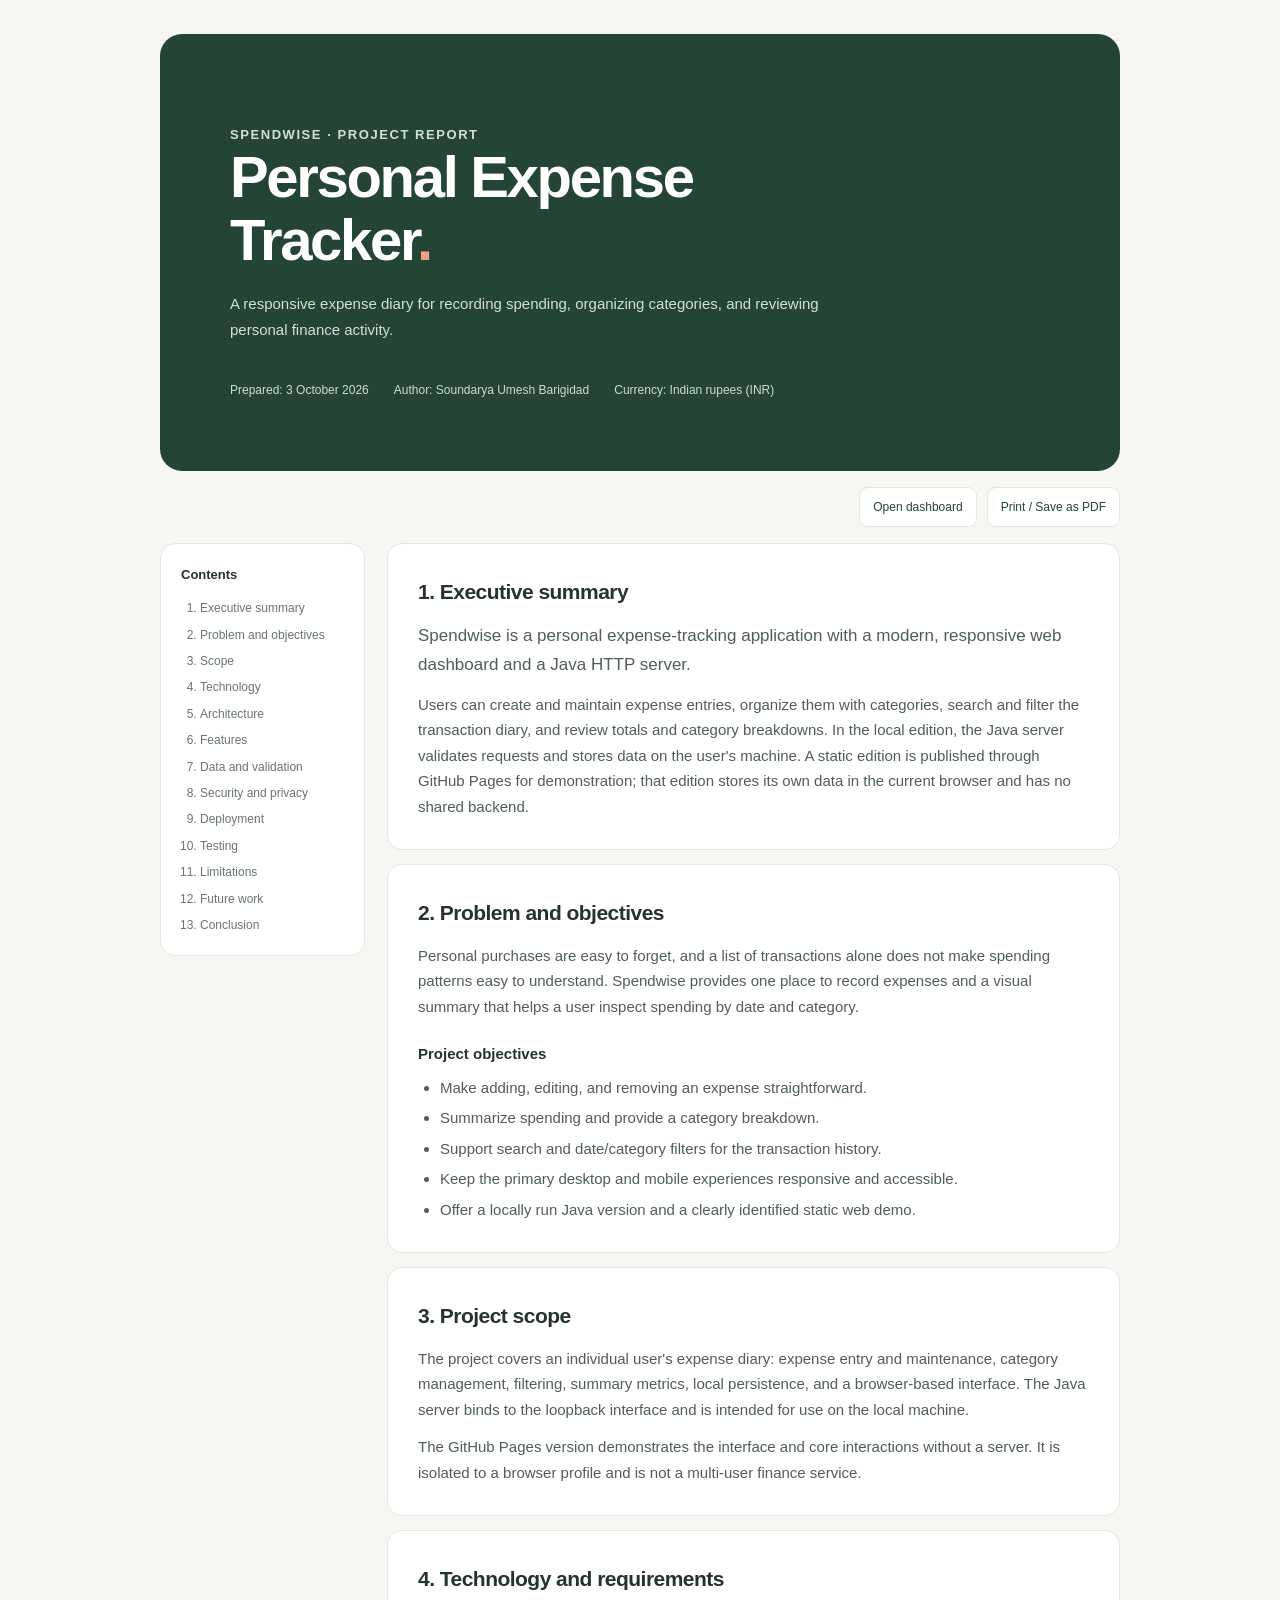
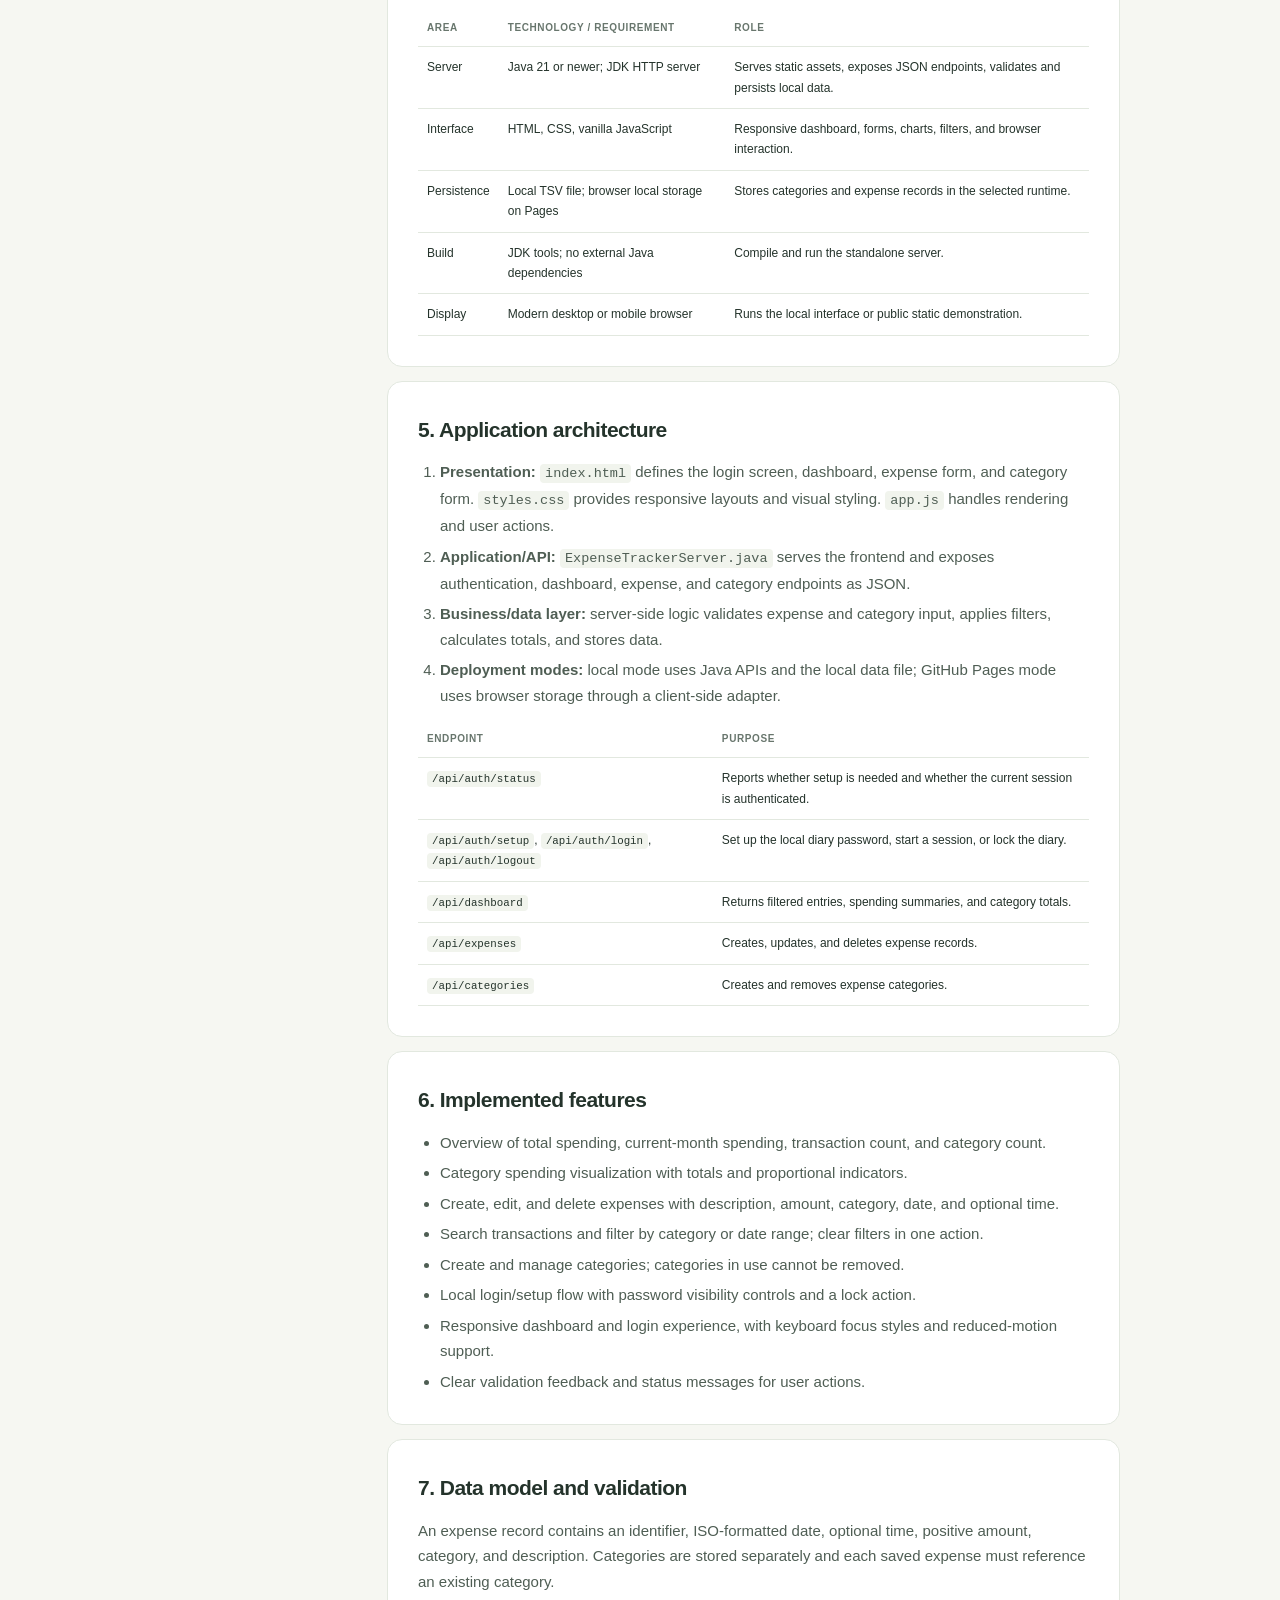
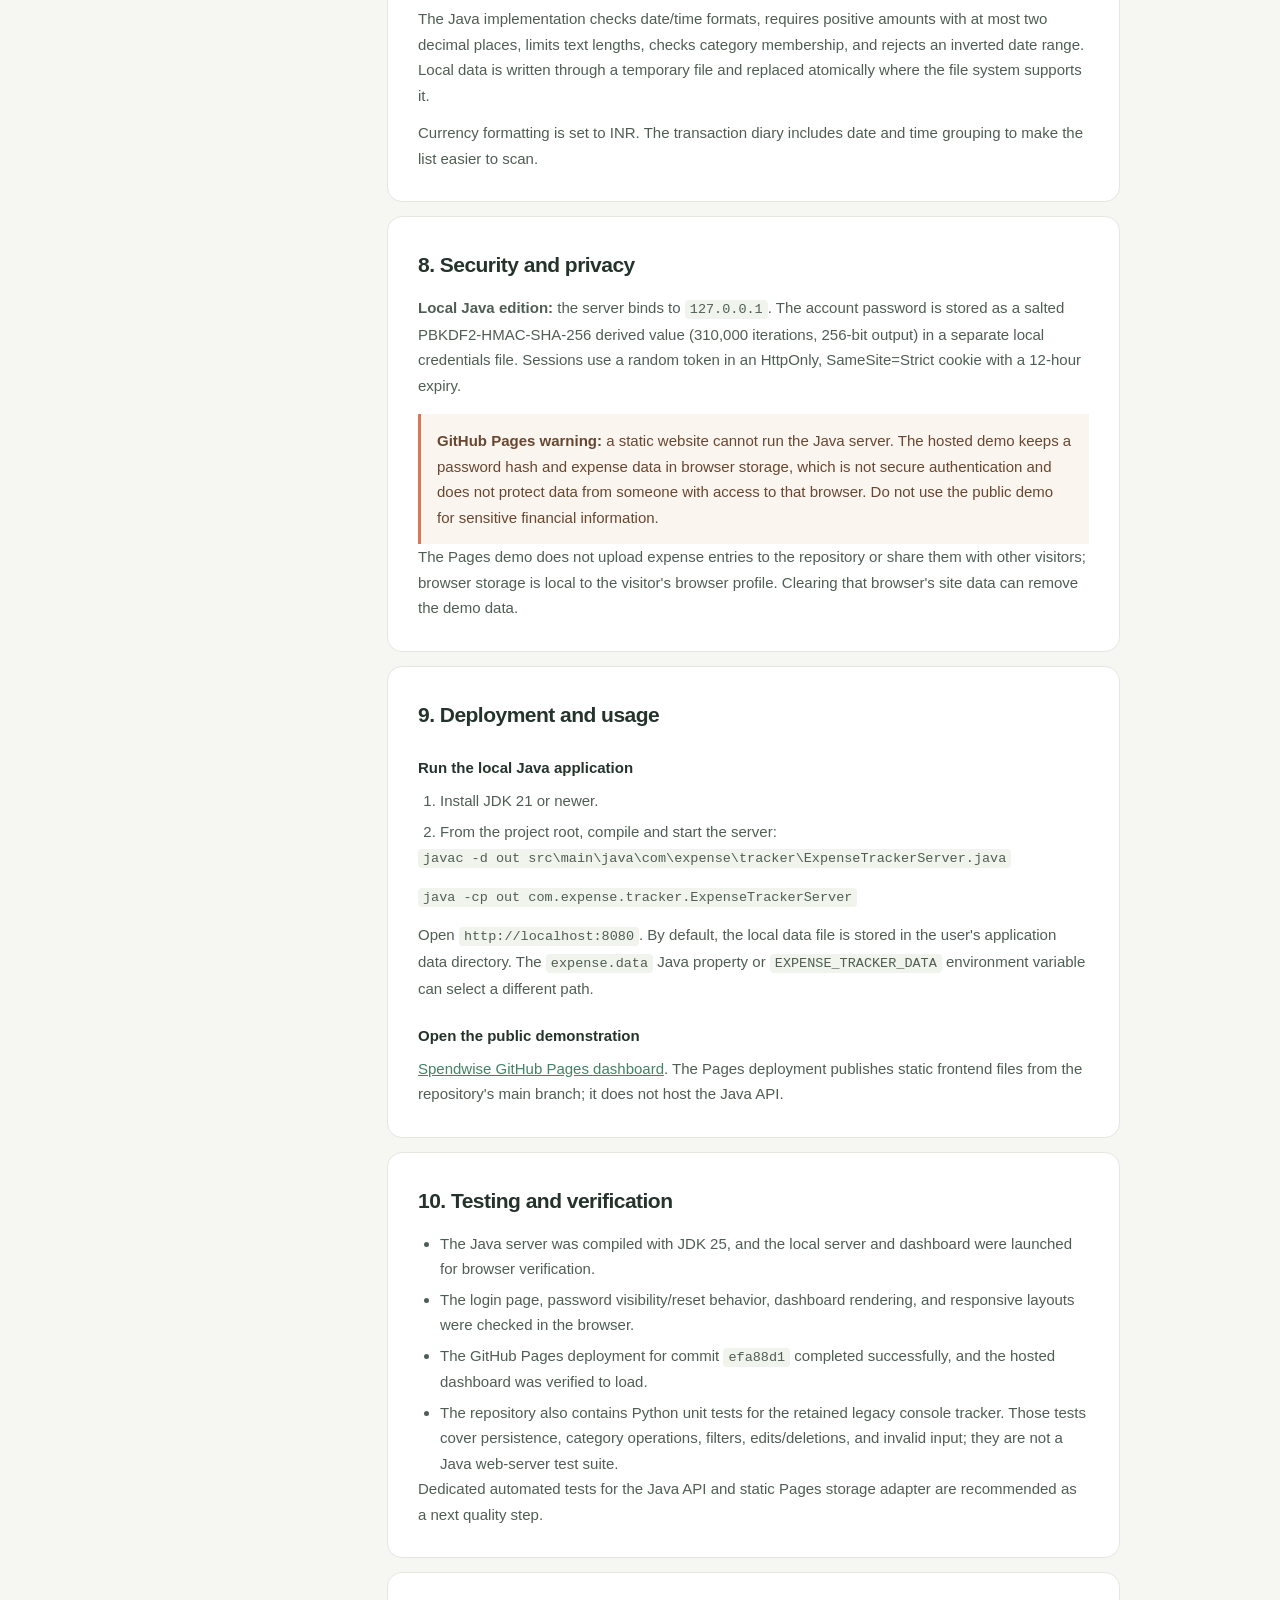
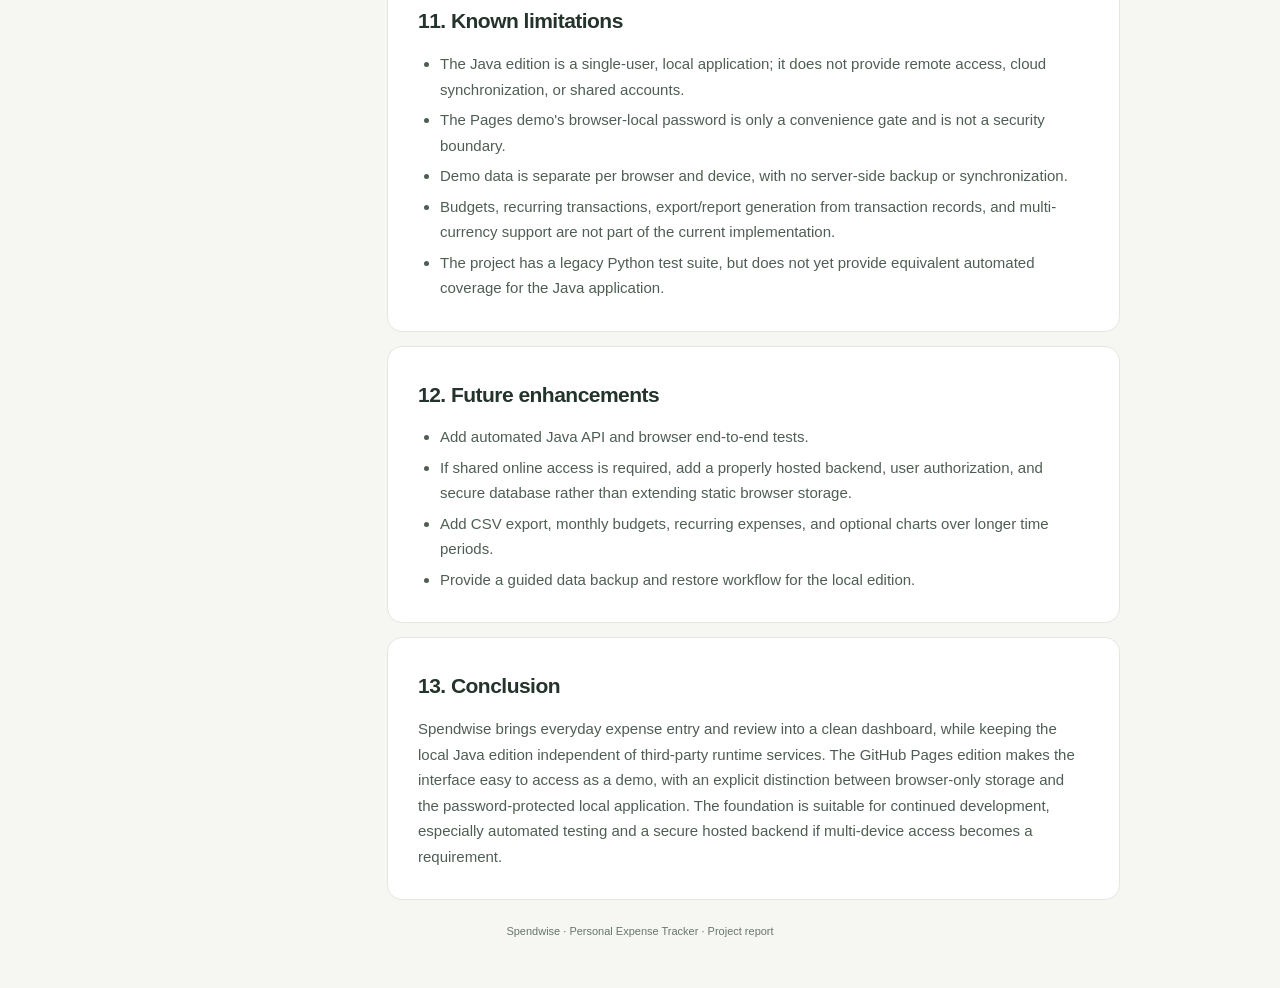
<file: PROJECT_REPORT.html>
<!doctype html>
<html lang="en">
<head>
  <meta charset="utf-8">
  <meta name="viewport" content="width=device-width, initial-scale=1">
  <meta name="theme-color" content="#f6f7f2">
  <title>Project Report — Spendwise</title>
  <style>
    :root {
      color-scheme: light;
      --ink: #24332b;
      --muted: #68766d;
      --line: #e2e8df;
      --paper: #fff;
      --canvas: #f6f7f2;
      --forest: #244536;
      --green: #438262;
      --orange: #d97855;
    }
    * { box-sizing: border-box; }
    html { scroll-behavior: smooth; }
    body {
      margin: 0;
      background: var(--canvas);
      color: var(--ink);
      font: 15px/1.7 "DM Sans", "Segoe UI", sans-serif;
    }
    a { color: var(--green); }
    .report { width: min(960px, calc(100% - 36px)); margin: 34px auto 60px; }
    .cover {
      padding: clamp(30px, 7vw, 70px);
      border-radius: 22px;
      background: var(--forest);
      color: #fff;
    }
    .brand { margin: 0 0 42px; color: #b9d5bf; font-size: 13px; font-weight: 700; letter-spacing: .12em; text-transform: uppercase; }
    .cover h1 { max-width: 700px; margin: 0; font-size: clamp(34px, 7vw, 58px); line-height: 1.08; letter-spacing: -.04em; }
    .cover h1 span { color: #f1a17e; }
    .cover p { max-width: 600px; margin: 20px 0 0; color: #d3dfd5; }
    .cover-meta { display: flex; flex-wrap: wrap; gap: 8px 25px; margin-top: 38px; color: #ccdbce; font-size: 12px; }
    .toolbar { display: flex; justify-content: flex-end; gap: 10px; margin: 16px 0; }
    .toolbar a, .toolbar button {
      padding: 9px 13px;
      border: 1px solid var(--line);
      border-radius: 9px;
      background: var(--paper);
      color: var(--forest);
      font: inherit;
      font-size: 12px;
      text-decoration: none;
      cursor: pointer;
    }
    .layout { display: grid; grid-template-columns: 205px minmax(0, 1fr); gap: 22px; align-items: start; }
    .contents, .section {
      border: 1px solid var(--line);
      border-radius: 15px;
      background: var(--paper);
    }
    .contents { position: sticky; top: 16px; padding: 20px; }
    .contents h2 { margin: 0 0 12px; font-size: 13px; }
    .contents ol { margin: 0; padding-left: 19px; color: var(--muted); font-size: 12px; }
    .contents li + li { margin-top: 6px; }
    .contents a { color: inherit; text-decoration: none; }
    .contents a:hover { color: var(--green); }
    .sections { display: grid; gap: 14px; }
    .section { padding: clamp(20px, 4vw, 30px); scroll-margin-top: 20px; }
    .section h2 { margin: 0 0 12px; font-size: 21px; letter-spacing: -.025em; }
    .section h3 { margin: 22px 0 7px; font-size: 15px; }
    .section p { margin: 0 0 12px; color: #4f5e54; }
    .section p:last-child { margin-bottom: 0; }
    .section ul, .section ol { margin: 8px 0 0; padding-left: 22px; color: #4f5e54; }
    .section li + li { margin-top: 5px; }
    .lead { font-size: 17px; }
    .callout { margin-top: 16px; padding: 14px 16px; border-left: 3px solid var(--orange); background: #fbf5ef; color: #684731; }
    .table-wrap { overflow-x: auto; margin-top: 12px; }
    table { width: 100%; border-collapse: collapse; text-align: left; font-size: 12px; }
    th, td { padding: 10px 9px; border-bottom: 1px solid var(--line); vertical-align: top; }
    th { color: var(--muted); font-size: 10px; letter-spacing: .06em; text-transform: uppercase; }
    code { padding: 2px 5px; border-radius: 4px; background: #f1f4ed; font-size: .9em; overflow-wrap: anywhere; }
    .footer { margin-top: 22px; color: var(--muted); text-align: center; font-size: 11px; }
    @media (max-width: 700px) {
      .report { width: min(100% - 24px, 600px); margin-top: 12px; }
      .cover { border-radius: 16px; }
      .brand { margin-bottom: 28px; }
      .layout { grid-template-columns: 1fr; }
      .contents { position: static; }
      .contents ol { columns: 2; }
    }
    @media print {
      @page { margin: 16mm; }
      body { background: #fff; font-size: 11pt; }
      .report { width: 100%; margin: 0; }
      .cover { border-radius: 0; print-color-adjust: exact; -webkit-print-color-adjust: exact; }
      .toolbar, .contents { display: none; }
      .layout { display: block; }
      .sections { gap: 10px; }
      .section { break-inside: avoid; padding: 17px; }
      a { color: inherit; text-decoration: none; }
    }
  </style>
</head>
<body>
  <main class="report">
    <header class="cover">
      <p class="brand">Spendwise · Project report</p>
      <h1>Personal Expense<br>Tracker<span>.</span></h1>
      <p>A responsive expense diary for recording spending, organizing categories, and reviewing personal finance activity.</p>
      <div class="cover-meta">
        <span>Prepared: 3 October 2026</span>
        <span>Author: Soundarya Umesh Barigidad</span>
        <span>Currency: Indian rupees (INR)</span>
      </div>
    </header>

    <div class="toolbar">
      <a href="./">Open dashboard</a>
      <button type="button" onclick="window.print()">Print / Save as PDF</button>
    </div>

    <div class="layout">
      <nav class="contents" aria-label="Report contents">
        <h2>Contents</h2>
        <ol>
          <li><a href="#summary">Executive summary</a></li>
          <li><a href="#problem">Problem and objectives</a></li>
          <li><a href="#scope">Scope</a></li>
          <li><a href="#technology">Technology</a></li>
          <li><a href="#architecture">Architecture</a></li>
          <li><a href="#features">Features</a></li>
          <li><a href="#data">Data and validation</a></li>
          <li><a href="#security">Security and privacy</a></li>
          <li><a href="#deployment">Deployment</a></li>
          <li><a href="#testing">Testing</a></li>
          <li><a href="#limitations">Limitations</a></li>
          <li><a href="#future">Future work</a></li>
          <li><a href="#conclusion">Conclusion</a></li>
        </ol>
      </nav>

      <div class="sections">
        <section class="section" id="summary">
          <h2>1. Executive summary</h2>
          <p class="lead">Spendwise is a personal expense-tracking application with a modern, responsive web dashboard and a Java HTTP server.</p>
          <p>Users can create and maintain expense entries, organize them with categories, search and filter the transaction diary, and review totals and category breakdowns. In the local edition, the Java server validates requests and stores data on the user's machine. A static edition is published through GitHub Pages for demonstration; that edition stores its own data in the current browser and has no shared backend.</p>
        </section>

        <section class="section" id="problem">
          <h2>2. Problem and objectives</h2>
          <p>Personal purchases are easy to forget, and a list of transactions alone does not make spending patterns easy to understand. Spendwise provides one place to record expenses and a visual summary that helps a user inspect spending by date and category.</p>
          <h3>Project objectives</h3>
          <ul>
            <li>Make adding, editing, and removing an expense straightforward.</li>
            <li>Summarize spending and provide a category breakdown.</li>
            <li>Support search and date/category filters for the transaction history.</li>
            <li>Keep the primary desktop and mobile experiences responsive and accessible.</li>
            <li>Offer a locally run Java version and a clearly identified static web demo.</li>
          </ul>
        </section>

        <section class="section" id="scope">
          <h2>3. Project scope</h2>
          <p>The project covers an individual user's expense diary: expense entry and maintenance, category management, filtering, summary metrics, local persistence, and a browser-based interface. The Java server binds to the loopback interface and is intended for use on the local machine.</p>
          <p>The GitHub Pages version demonstrates the interface and core interactions without a server. It is isolated to a browser profile and is not a multi-user finance service.</p>
        </section>

        <section class="section" id="technology">
          <h2>4. Technology and requirements</h2>
          <div class="table-wrap">
            <table>
              <thead><tr><th>Area</th><th>Technology / requirement</th><th>Role</th></tr></thead>
              <tbody>
                <tr><td>Server</td><td>Java 21 or newer; JDK HTTP server</td><td>Serves static assets, exposes JSON endpoints, validates and persists local data.</td></tr>
                <tr><td>Interface</td><td>HTML, CSS, vanilla JavaScript</td><td>Responsive dashboard, forms, charts, filters, and browser interaction.</td></tr>
                <tr><td>Persistence</td><td>Local TSV file; browser local storage on Pages</td><td>Stores categories and expense records in the selected runtime.</td></tr>
                <tr><td>Build</td><td>JDK tools; no external Java dependencies</td><td>Compile and run the standalone server.</td></tr>
                <tr><td>Display</td><td>Modern desktop or mobile browser</td><td>Runs the local interface or public static demonstration.</td></tr>
              </tbody>
            </table>
          </div>
        </section>

        <section class="section" id="architecture">
          <h2>5. Application architecture</h2>
          <ol>
            <li><strong>Presentation:</strong> <code>index.html</code> defines the login screen, dashboard, expense form, and category form. <code>styles.css</code> provides responsive layouts and visual styling. <code>app.js</code> handles rendering and user actions.</li>
            <li><strong>Application/API:</strong> <code>ExpenseTrackerServer.java</code> serves the frontend and exposes authentication, dashboard, expense, and category endpoints as JSON.</li>
            <li><strong>Business/data layer:</strong> server-side logic validates expense and category input, applies filters, calculates totals, and stores data.</li>
            <li><strong>Deployment modes:</strong> local mode uses Java APIs and the local data file; GitHub Pages mode uses browser storage through a client-side adapter.</li>
          </ol>
          <div class="table-wrap">
            <table>
              <thead><tr><th>Endpoint</th><th>Purpose</th></tr></thead>
              <tbody>
                <tr><td><code>/api/auth/status</code></td><td>Reports whether setup is needed and whether the current session is authenticated.</td></tr>
                <tr><td><code>/api/auth/setup</code>, <code>/api/auth/login</code>, <code>/api/auth/logout</code></td><td>Set up the local diary password, start a session, or lock the diary.</td></tr>
                <tr><td><code>/api/dashboard</code></td><td>Returns filtered entries, spending summaries, and category totals.</td></tr>
                <tr><td><code>/api/expenses</code></td><td>Creates, updates, and deletes expense records.</td></tr>
                <tr><td><code>/api/categories</code></td><td>Creates and removes expense categories.</td></tr>
              </tbody>
            </table>
          </div>
        </section>

        <section class="section" id="features">
          <h2>6. Implemented features</h2>
          <ul>
            <li>Overview of total spending, current-month spending, transaction count, and category count.</li>
            <li>Category spending visualization with totals and proportional indicators.</li>
            <li>Create, edit, and delete expenses with description, amount, category, date, and optional time.</li>
            <li>Search transactions and filter by category or date range; clear filters in one action.</li>
            <li>Create and manage categories; categories in use cannot be removed.</li>
            <li>Local login/setup flow with password visibility controls and a lock action.</li>
            <li>Responsive dashboard and login experience, with keyboard focus styles and reduced-motion support.</li>
            <li>Clear validation feedback and status messages for user actions.</li>
          </ul>
        </section>

        <section class="section" id="data">
          <h2>7. Data model and validation</h2>
          <p>An expense record contains an identifier, ISO-formatted date, optional time, positive amount, category, and description. Categories are stored separately and each saved expense must reference an existing category.</p>
          <p>The Java implementation checks date/time formats, requires positive amounts with at most two decimal places, limits text lengths, checks category membership, and rejects an inverted date range. Local data is written through a temporary file and replaced atomically where the file system supports it.</p>
          <p>Currency formatting is set to INR. The transaction diary includes date and time grouping to make the list easier to scan.</p>
        </section>

        <section class="section" id="security">
          <h2>8. Security and privacy</h2>
          <p><strong>Local Java edition:</strong> the server binds to <code>127.0.0.1</code>. The account password is stored as a salted PBKDF2-HMAC-SHA-256 derived value (310,000 iterations, 256-bit output) in a separate local credentials file. Sessions use a random token in an HttpOnly, SameSite=Strict cookie with a 12-hour expiry.</p>
          <div class="callout"><strong>GitHub Pages warning:</strong> a static website cannot run the Java server. The hosted demo keeps a password hash and expense data in browser storage, which is not secure authentication and does not protect data from someone with access to that browser. Do not use the public demo for sensitive financial information.</div>
          <p>The Pages demo does not upload expense entries to the repository or share them with other visitors; browser storage is local to the visitor's browser profile. Clearing that browser's site data can remove the demo data.</p>
        </section>

        <section class="section" id="deployment">
          <h2>9. Deployment and usage</h2>
          <h3>Run the local Java application</h3>
          <ol>
            <li>Install JDK 21 or newer.</li>
            <li>From the project root, compile and start the server:</li>
          </ol>
          <p><code>javac -d out src\main\java\com\expense\tracker\ExpenseTrackerServer.java</code></p>
          <p><code>java -cp out com.expense.tracker.ExpenseTrackerServer</code></p>
          <p>Open <code>http://localhost:8080</code>. By default, the local data file is stored in the user's application data directory. The <code>expense.data</code> Java property or <code>EXPENSE_TRACKER_DATA</code> environment variable can select a different path.</p>
          <h3>Open the public demonstration</h3>
          <p><a href="https://24u0669-prog.github.io/Soundarya_Week-4/">Spendwise GitHub Pages dashboard</a>. The Pages deployment publishes static frontend files from the repository's main branch; it does not host the Java API.</p>
        </section>

        <section class="section" id="testing">
          <h2>10. Testing and verification</h2>
          <ul>
            <li>The Java server was compiled with JDK 25, and the local server and dashboard were launched for browser verification.</li>
            <li>The login page, password visibility/reset behavior, dashboard rendering, and responsive layouts were checked in the browser.</li>
            <li>The GitHub Pages deployment for commit <code>efa88d1</code> completed successfully, and the hosted dashboard was verified to load.</li>
            <li>The repository also contains Python unit tests for the retained legacy console tracker. Those tests cover persistence, category operations, filters, edits/deletions, and invalid input; they are not a Java web-server test suite.</li>
          </ul>
          <p>Dedicated automated tests for the Java API and static Pages storage adapter are recommended as a next quality step.</p>
        </section>

        <section class="section" id="limitations">
          <h2>11. Known limitations</h2>
          <ul>
            <li>The Java edition is a single-user, local application; it does not provide remote access, cloud synchronization, or shared accounts.</li>
            <li>The Pages demo's browser-local password is only a convenience gate and is not a security boundary.</li>
            <li>Demo data is separate per browser and device, with no server-side backup or synchronization.</li>
            <li>Budgets, recurring transactions, export/report generation from transaction records, and multi-currency support are not part of the current implementation.</li>
            <li>The project has a legacy Python test suite, but does not yet provide equivalent automated coverage for the Java application.</li>
          </ul>
        </section>

        <section class="section" id="future">
          <h2>12. Future enhancements</h2>
          <ul>
            <li>Add automated Java API and browser end-to-end tests.</li>
            <li>If shared online access is required, add a properly hosted backend, user authorization, and secure database rather than extending static browser storage.</li>
            <li>Add CSV export, monthly budgets, recurring expenses, and optional charts over longer time periods.</li>
            <li>Provide a guided data backup and restore workflow for the local edition.</li>
          </ul>
        </section>

        <section class="section" id="conclusion">
          <h2>13. Conclusion</h2>
          <p>Spendwise brings everyday expense entry and review into a clean dashboard, while keeping the local Java edition independent of third-party runtime services. The GitHub Pages edition makes the interface easy to access as a demo, with an explicit distinction between browser-only storage and the password-protected local application. The foundation is suitable for continued development, especially automated testing and a secure hosted backend if multi-device access becomes a requirement.</p>
        </section>
      </div>
    </div>
    <footer class="footer">Spendwise · Personal Expense Tracker · Project report</footer>
  </main>
</body>
</html>
</file>
